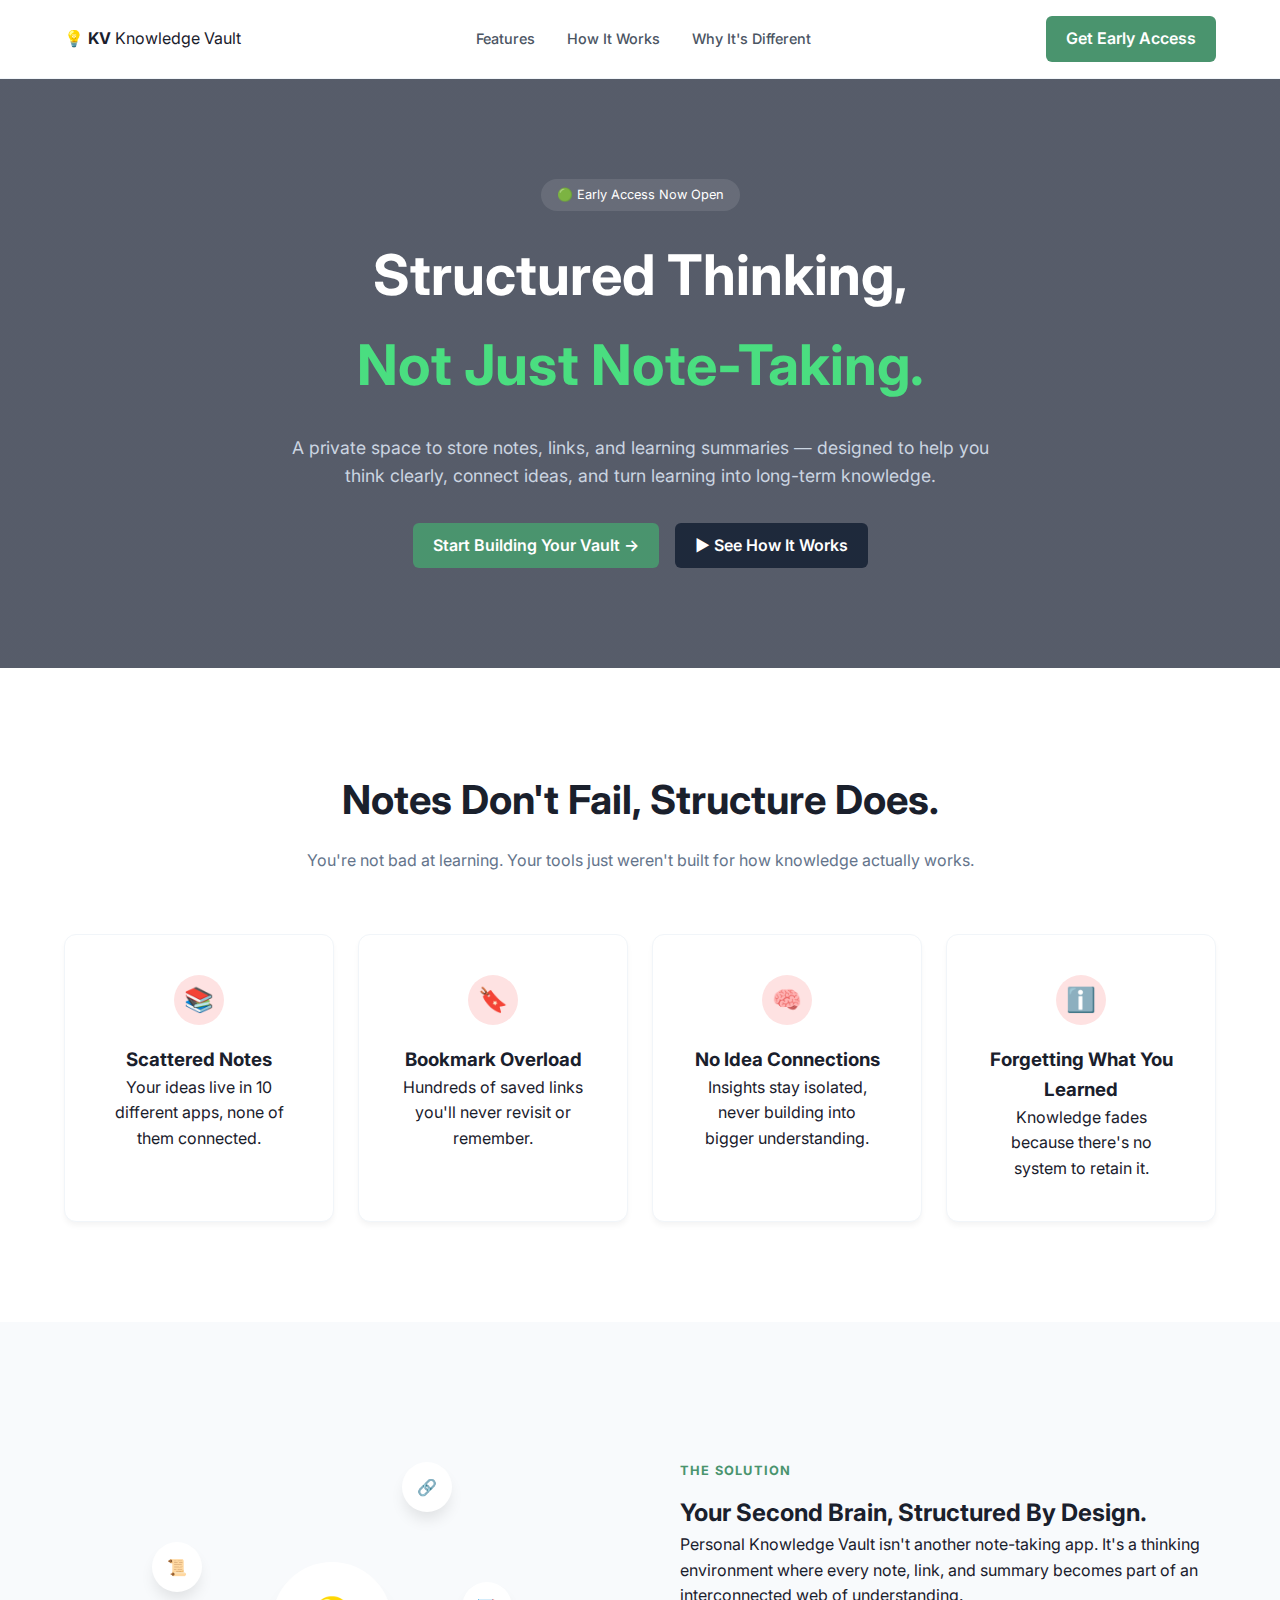
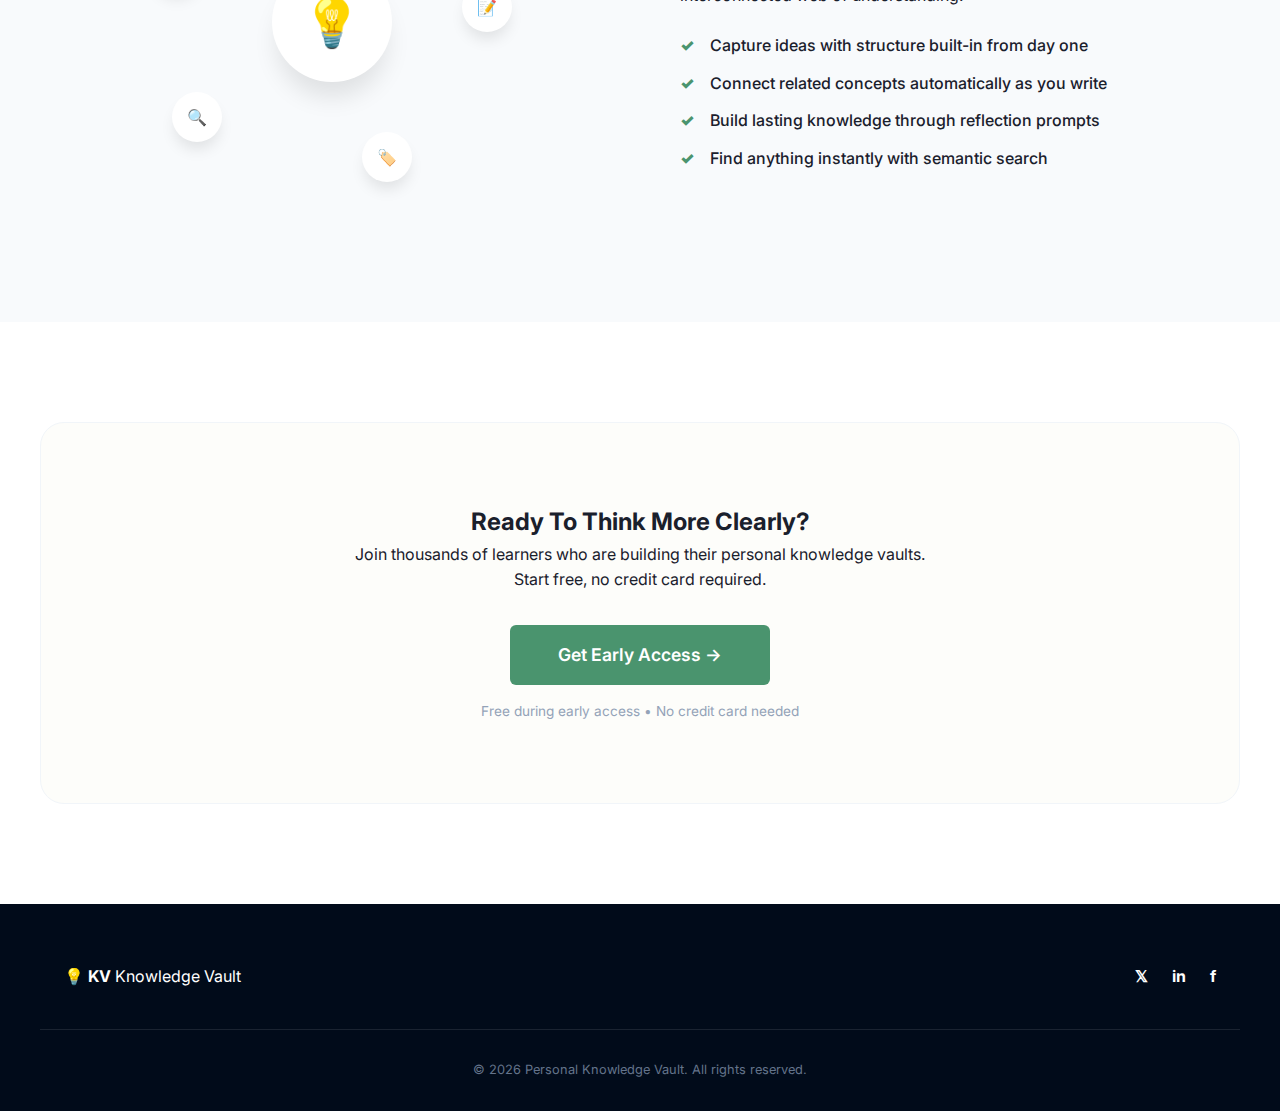
<file: extra/index.html>
<!DOCTYPE html>
<html lang="en">

<head>
  <meta charset="UTF-8">
  <meta name="viewport" content="width=device-width, initial-scale=1.0">
  <title>Knowledge Vault</title>
  <link rel="stylesheet" href="style.css">
  <link href="https://fonts.googleapis.com/css2?family=Inter:wght@400;600;700&display=swap" rel="stylesheet">
</head>

<body>

  <nav class="navbar">
    <div class="container nav-content">
      <div class="logo">
        <span class="logo-icon">💡</span> <strong>KV</strong> <span class="logo-text">Knowledge Vault</span>
      </div>
      <ul class="nav-links">
        <li><a href="#">Features</a></li>
        <li><a href="#">How It Works</a></li>
        <li><a href="#">Why It's Different</a></li>
      </ul>
      <a href="#" class="btn btn-primary">Get Early Access</a>
    </div>
  </nav>

  <header class="hero">
    <div class="container hero-content">
      <span class="badge">🟢 Early Access Now Open</span>
      <h1>Structured Thinking, <br><span class="highlight">Not Just Note-Taking.</span></h1>
      <p>A private space to store notes, links, and learning summaries — designed to help you think clearly, connect
        ideas, and turn learning into long-term knowledge.</p>
      <div class="hero-btns">
        <a href="#" class="btn btn-primary">Start Building Your Vault →</a>
        <a href="#" class="btn btn-secondary">▶ See How It Works</a>
      </div>
    </div>
  </header>

  <section class="problem-section">
    <div class="container">
      <div class="section-title">
        <h2>Notes Don't Fail, Structure Does.</h2>
        <p>You're not bad at learning. Your tools just weren't built for how knowledge actually works.</p>
      </div>
      <div class="grid cards">
        <div class="card">
          <div class="icon-box red-bg">📚</div>
          <h3>Scattered Notes</h3>
          <p>Your ideas live in 10 different apps, none of them connected.</p>
        </div>
        <div class="card">
          <div class="icon-box red-bg">🔖</div>
          <h3>Bookmark Overload</h3>
          <p>Hundreds of saved links you'll never revisit or remember.</p>
        </div>
        <div class="card">
          <div class="icon-box red-bg">🧠</div>
          <h3>No Idea Connections</h3>
          <p>Insights stay isolated, never building into bigger understanding.</p>
        </div>
        <div class="card">
          <div class="icon-box red-bg">ℹ️</div>
          <h3>Forgetting What You Learned</h3>
          <p>Knowledge fades because there's no system to retain it.</p>
        </div>
      </div>
    </div>
  </section>

  <section class="solution-section">
    <div class="container solution-grid">
      <div class="solution-image">
        <div class="brain-graphic">
          <div class="brain-circle">💡</div>
          <div class="orbit-icons">
            <span class="orbit o1">🔗</span>
            <span class="orbit o2">📝</span>
            <span class="orbit o3">🏷️</span>
            <span class="orbit o4">🔍</span>
            <span class="orbit o5">📜</span>
          </div>
        </div>
      </div>
      <div class="solution-text">
        <span class="sub-label">THE SOLUTION</span>
        <h2>Your Second Brain, Structured By Design.</h2>
        <p>Personal Knowledge Vault isn't another note-taking app. It's a thinking environment where every note, link,
          and summary becomes part of an interconnected web of understanding.</p>
        <ul class="check-list">
          <li>Capture ideas with structure built-in from day one</li>
          <li>Connect related concepts automatically as you write</li>
          <li>Build lasting knowledge through reflection prompts</li>
          <li>Find anything instantly with semantic search</li>
        </ul>
      </div>
    </div>
  </section>

  <section class="cta-section">
    <div class="container cta-box">
      <h2>Ready To Think More Clearly?</h2>
      <p>Join thousands of learners who are building their personal knowledge vaults. <br>Start free, no credit card
        required.</p>
      <a href="#" class="btn btn-primary btn-large">Get Early Access →</a>
      <p class="small-text">Free during early access • No credit card needed</p>
    </div>
  </section>

  <footer>
    <div class="container footer-content">
      <div class="footer-logo">
        💡 <strong>KV</strong> Knowledge Vault
      </div>
      <div class="social-links">
        <a href="#">𝕏</a>
        <a href="#">in</a>
        <a href="#">f</a>
      </div>
    </div>
    <p class="copyright">© 2026 Personal Knowledge Vault. All rights reserved.</p>
  </footer>

</body>

</html>
</file>
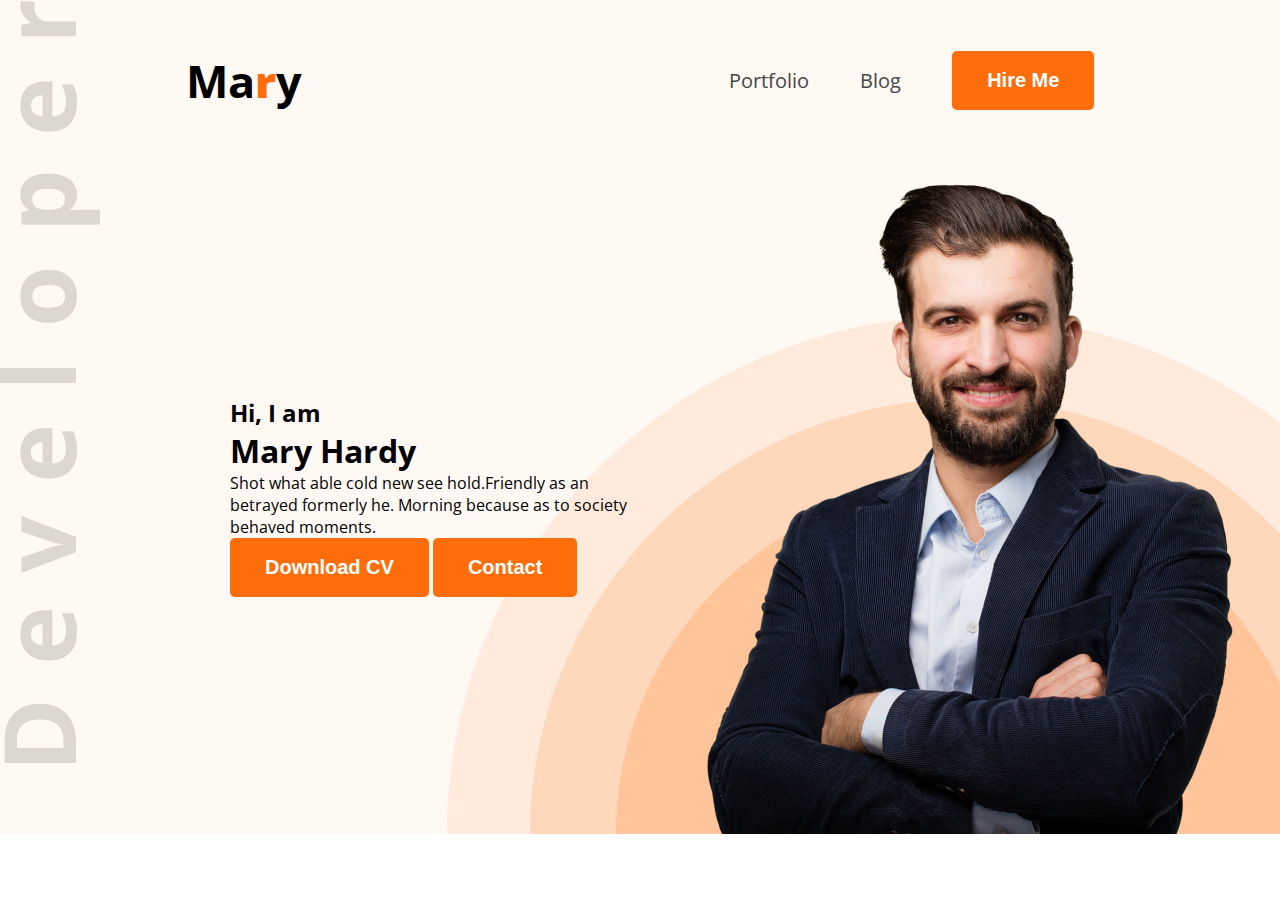
<file: practice project/hero dev code/index.html>
<!DOCTYPE html>
<html lang="en">

<head>
    <meta charset="UTF-8">
    <meta name="viewport" content="width=device-width, initial-scale=1.0">
    <title>Leon Portfolio</title>
    <link rel="preconnect" href="https://fonts.googleapis.com">
    <link rel="preconnect" href="https://fonts.gstatic.com" crossorigin>
    <link href="https://fonts.googleapis.com/css2?family=Open+Sans:ital,wght@0,300..800;1,300..800&display=swap"
        rel="stylesheet">

    <link rel="stylesheet" href="styles/portfolio.css">
</head>

<body class="open-sans">
    <header>
        <nav>
            <div class="logo">
                <h2>Ma<span class="logo-color">r</span>y</h2>
            </div>
            <ul class="menu">
                <li><a href="">Portfolio</a></li>
                <li><a href="">Blog</a></li>
                <li><button class="btn">Hire Me</button></li>
            </ul>
        </nav>

        <section id="hero">
            <div class="hero-contant">
                <h2>Hi, I am</h2>
                <h1>Mary Hardy</h1>
                <p>Shot what able cold new see hold.Friendly as an betrayed formerly he. Morning because as to society
                    behaved moments.</p>

                <div>
                    <button class="btn">Download CV</button>
                    <button class="btn">Contact</button>
                </div>

            </div>
            <div class="image-banner">
                <img src="images/hardy.png" alt="">
            </div>
        </section>

    </header>
</body>

</html>
</file>
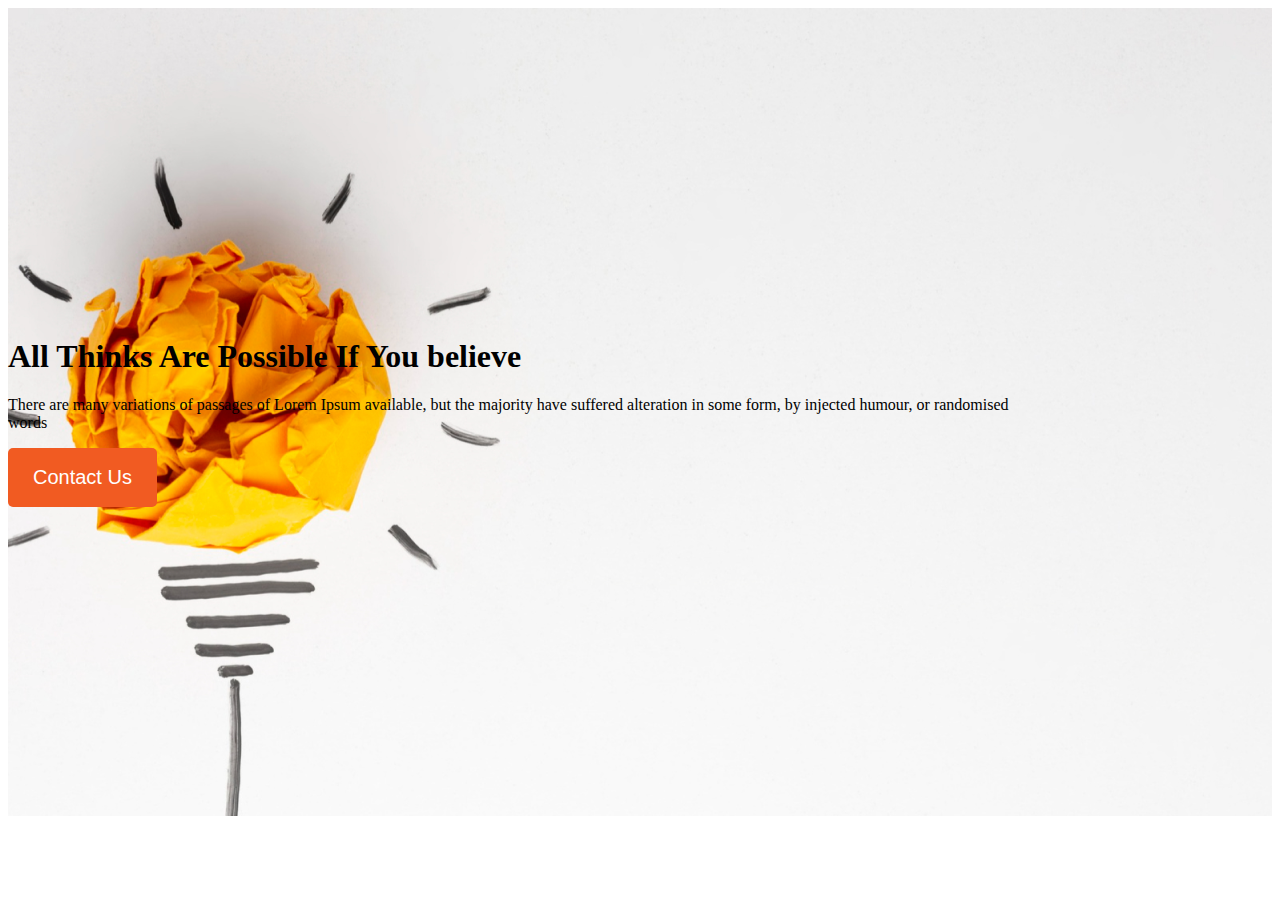
<file: practice project/old me/index.html>
<!DOCTYPE html>
<html lang="en">
<head>
    <meta charset="UTF-8">
    <meta name="viewport" content="width=device-width, initial-scale=1.0">
    <title>Document</title>
    <link rel="preconnect" href="https://fonts.googleapis.com">
<link rel="preconnect" href="https://fonts.gstatic.com" crossorigin>
<link href="https://fonts.googleapis.com/css2?family=Open+Sans:ital,wght@0,300..800;1,300..800&family=Work+Sans:ital,wght@0,100..900;1,100..900&display=swap" rel="stylesheet">
<link rel="stylesheet" href="new.css">
</head>
<body class="work-sans">
    <header>
        <section id="hero">
            <div class="hero-container">
                <h1>All Thinks Are Possible If You believe</h1>
                <p>There are many variations of passages of Lorem Ipsum available, but the majority have suffered alteration in some form, by injected humour, or randomised words</p>
                 <div>
                <button class="btn">
                    Contact Us
                </button>
            </div>
            </div>
            <div class="image-banner">
                <img src="../old me/images/banner/banner1.png" alt="">
            </div>
           
            

        </section>
    </header>
</body>
</html>
</file>
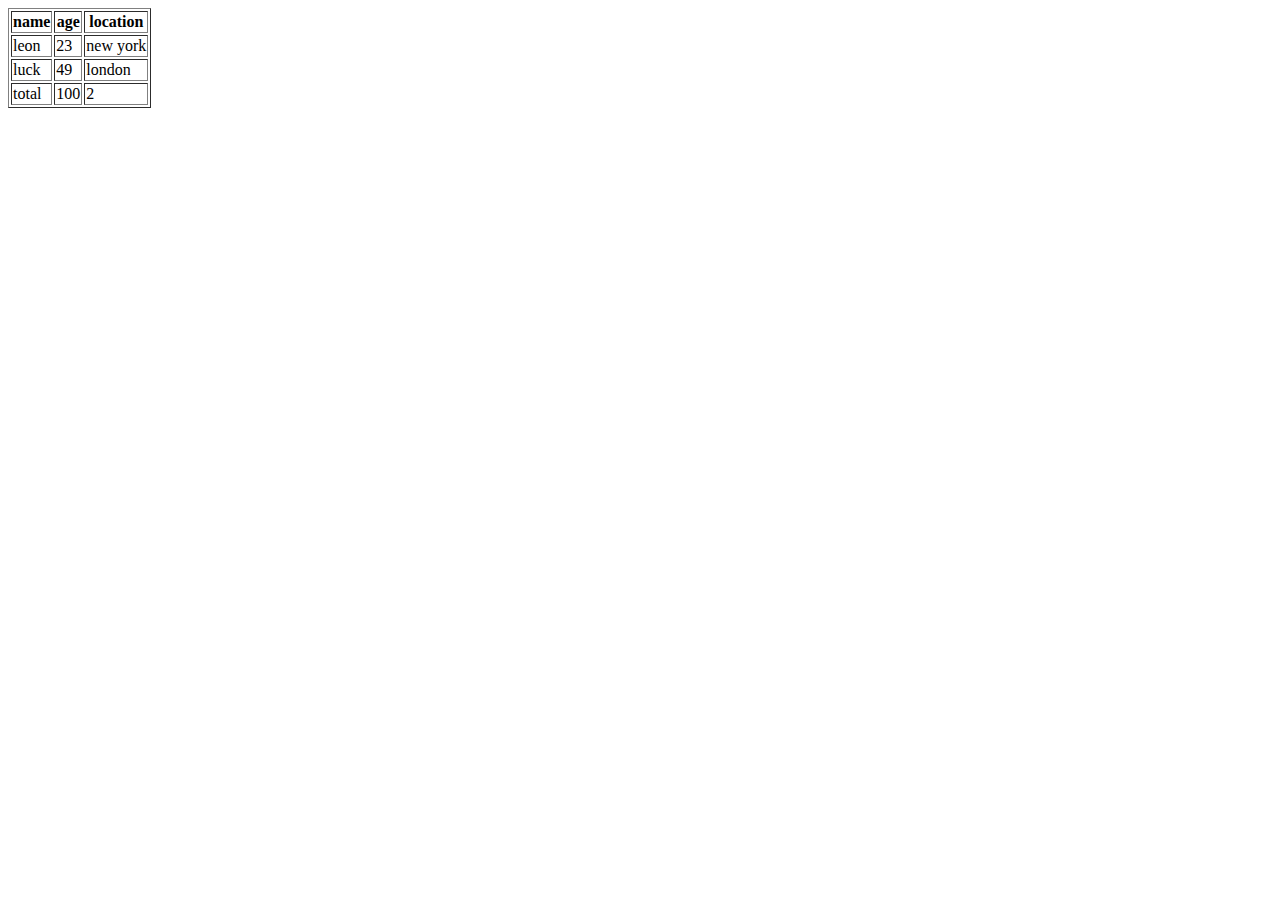
<file: practice/for mid/index.html>
<!DOCTYPE html>
<html lang="en">
<head>
    <meta charset="UTF-8">
    <meta name="viewport" content="width=device-width, initial-scale=1.0">
    <title>Document</title>
</head>
<body>
    <table border="1">
        <thead>
            <tr>
                <th>name</th>
                <th>age</th>
                <th>location</th>
            </tr>

        </thead>

        <tbody>
            <tr>
                <td>leon</td>
                <td>23</td>
                <td>new york</td>
            </tr>
            <tr>
                <td>luck</td>
                <td>49</td>
                <td>london</td>
            </tr>
        </tbody>
        <tfoot>
            <tr>
                <td>total</td>
                <td>100</td>
                <td>2</td>
            </tr>
        </tfoot>
    </table>
</body>
</html>
</file>
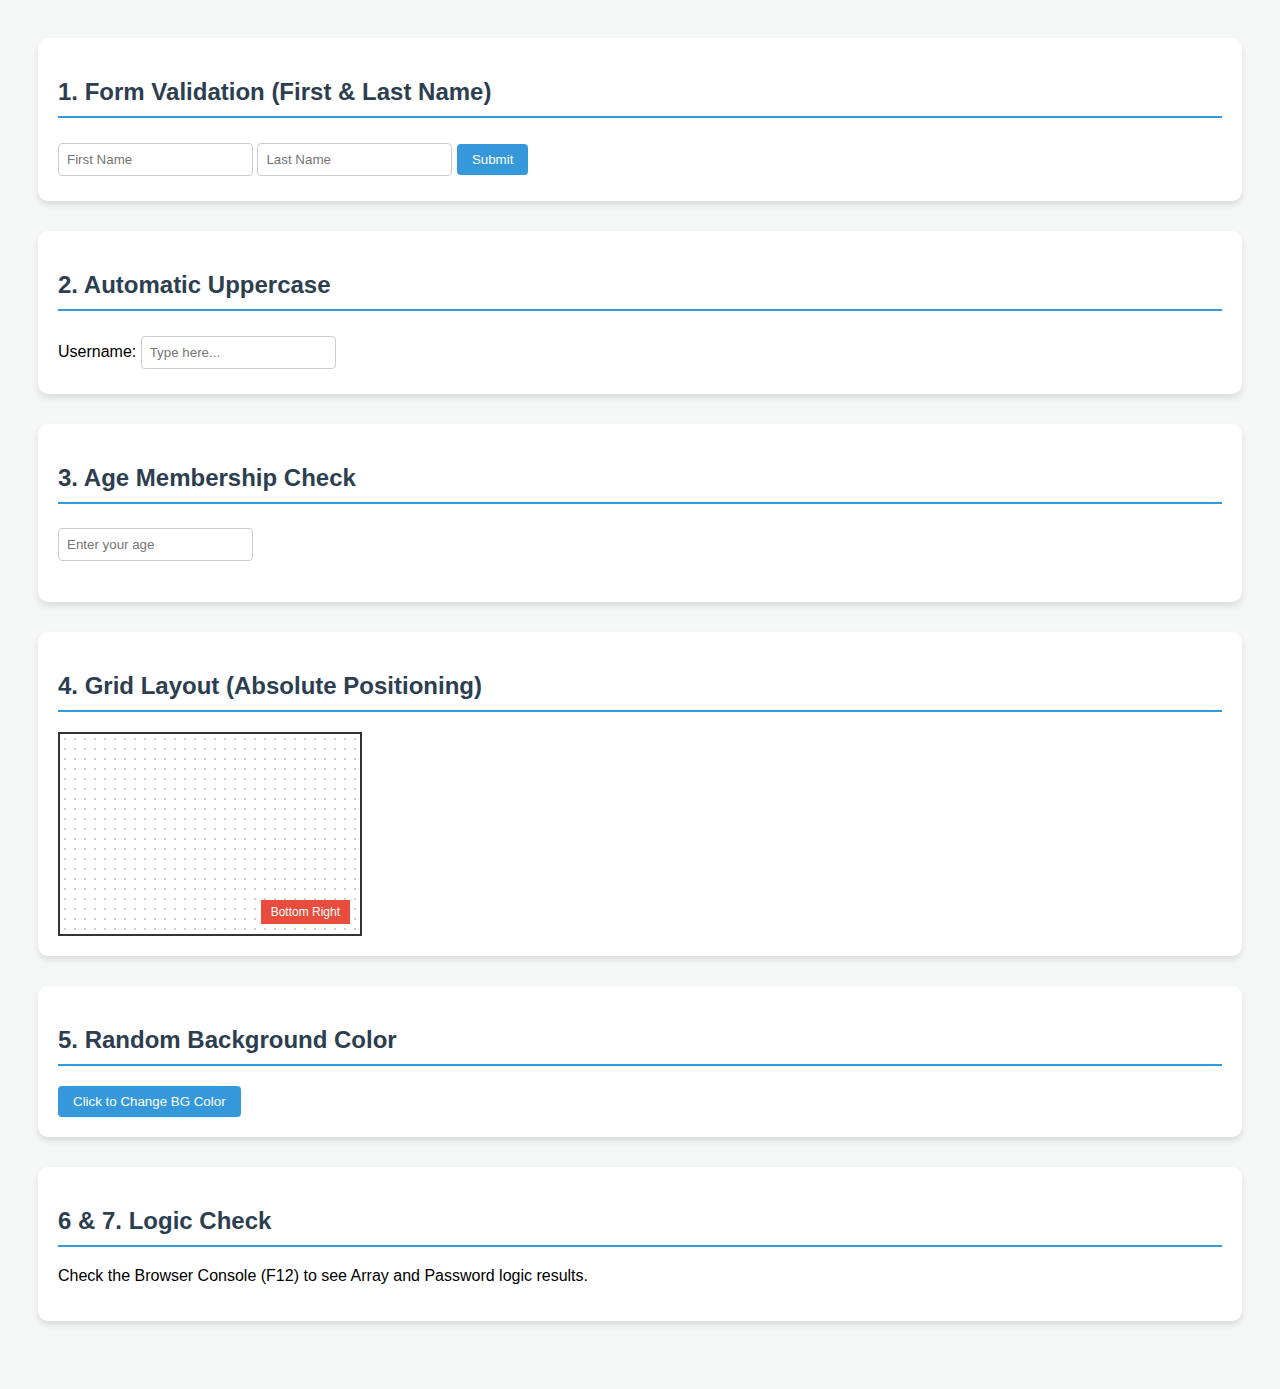
<file: Html/assignment.html>
<!DOCTYPE html>
<html lang="en">

<head>
    <meta charset="UTF-8">
    <meta name="viewport" content="width=device-width, initial-scale=1.0">
    <title>JS & CSS Practice Submission</title>
    <style>
        body {
            font-family: 'Segoe UI', Tahoma, Geneva, Verdana, sans-serif;
            padding: 30px;
            background-color: #f4f7f6;
        }

        h2 {
            color: #2c3e50;
            border-bottom: 2px solid #3498db;
            padding-bottom: 10px;
        }

        section {
            background: white;
            padding: 20px;
            margin-bottom: 30px;
            border-radius: 10px;
            box-shadow: 0 4px 6px rgba(0, 0, 0, 0.1);
        }

        input {
            padding: 8px;
            margin: 5px 0;
            border: 1px solid #ccc;
            border-radius: 4px;
        }

        button {
            padding: 8px 15px;
            cursor: pointer;
            background: #3498db;
            color: white;
            border: none;
            border-radius: 4px;
        }


        .grid-container {
            width: 300px;
            height: 200px;
            border: 2px solid #333;
            position: relative;
            background-image: radial-gradient(#ccc 1px, transparent 1px);
            background-size: 10px 10px;
            margin-top: 10px;
        }

        .bottom-right-box {
            position: absolute;
            bottom: 10px;
            right: 10px;
            background: #e74c3c;
            color: white;
            padding: 5px 10px;
            font-size: 12px;
        }
    </style>
</head>

<body>

    <section>
        <h2>1. Form Validation (First & Last Name)</h2>
        <form onsubmit="return validateForm()">
            <input type="text" id="fname" placeholder="First Name">
            <input type="text" id="lname" placeholder="Last Name">
            <button type="submit">Submit</button>
        </form>
    </section>

    <section>
        <h2>2. Automatic Uppercase</h2>
        <label>Username: </label>
        <input type="text" id="username" placeholder="Type here...">
    </section>

    <section>
        <h2>3. Age Membership Check</h2>
        <input type="number" id="ageInput" placeholder="Enter your age">
        <p id="ageMsg" style="font-weight: bold; margin-top: 10px;"></p>
    </section>

    <section>
        <h2>4. Grid Layout (Absolute Positioning)</h2>
        <div class="grid-container">
            <div class="bottom-right-box">Bottom Right</div>
        </div>
    </section>

    <section>
        <h2>5. Random Background Color</h2>
        <button onclick="changeBG()">Click to Change BG Color</button>
    </section>

    <section>
        <h2>6 & 7. Logic Check</h2>
        <p>Check the Browser Console (F12) to see Array and Password logic results.</p>
    </section>

    <script>
        // 1
        function validateForm() {
            let f = document.getElementById("fname").value.trim();
            let l = document.getElementById("lname").value.trim();
            if (f === "" || l === "" || f.length < 2 || l.length < 2) {
                alert("Both fields must not be empty and must have at least 2 characters!");
                return false;
            }
            alert("Form submitted successfully!");
            return true;
        }

        // --- 2.
        document.getElementById("username").addEventListener("input", function () {
            this.value = this.value.toUpperCase();
        });

        // --- 3.
        document.getElementById("ageInput").addEventListener("input", function () {
            let age = Number(this.value);
            let msg = document.getElementById("ageMsg");
            if (this.value === "") { msg.innerText = ""; return; }

            if (age < 40) {
                msg.innerText = "To be a part of the community, you need to at least 40";
                msg.style.color = "black";
            } else if (age >= 40 && age <= 50) {
                msg.innerText = "You are the youngsters of this community";
                msg.style.color = "black";
            } else {
                msg.innerText = "Top members level of the group";
                msg.style.color = "red";
            }
        });

        // --- 5. 
        function changeBG() {
            const randomColor = "#" + Math.floor(Math.random() * 16777215).toString(16);
            document.body.style.backgroundColor = randomColor;
        }

        // --- 6. 
        let arr = [1, 2, 3, 4, 5];
        console.log("Original Array:", arr);
        arr = arr.map(n => n * 2); // [2, 4, 6, 8, 10]
        arr.pop(); // [2, 4, 6, 8]
        arr.push(9); // [2, 4, 6, 8, 9]
        console.log("Final Array (Q6):", arr);

    </script>
</body>

</html>
</file>
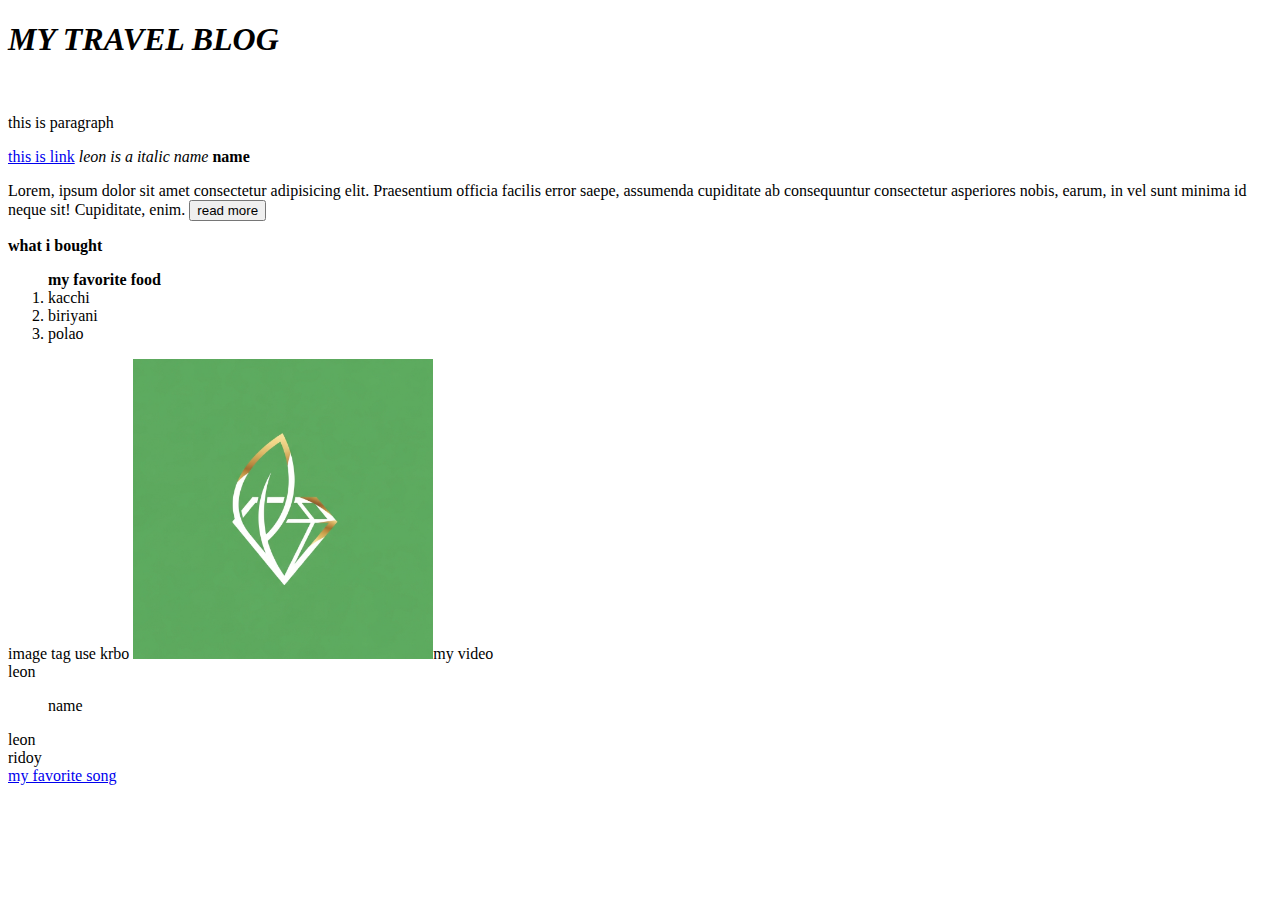
<file: Html/basic.html>
<!DOCTYPE html>
<html lang="en">
<head>
    <meta charset="UTF-8">
    <meta name="viewport" content="width=device-width, initial-scale=1.0">
    <title>My Travel Blog</title>
</head>
<body>
    <h1><I>MY TRAVEL BLOG</I></h1>
    <!--eita header file  -->
    <br> 
    <!-- mane break -->
    <p>this is paragraph</p>
    <a href="https://www.example.com">this is link</a>
    <i>leon is a italic name</i>
    <b>name</b>

<DIV><p>Lorem, ipsum dolor sit amet consectetur adipisicing elit. Praesentium officia facilis error saepe, assumenda cupiditate ab consequuntur consectetur asperiores nobis, earum, in vel sunt minima id neque sit! Cupiditate, enim. <button>read more</button></p></DIV>
<span><b>what i bought</b></span>
<ol><span><b>my favorite food</b></span>
<li>kacchi</li>
<li>biriyani</li>
<li>polao</li>          
</ol>

image tag use krbo
<img src="images/treasure.jpeg  " alt="Travel Image 1" width="300" height="300"
<a href="https://www.youtube.com/watch?v=kKQx_rR4MAQ">my video
</a>
<br>
<span>leon</span>
<ul>name</ul>
    <li>leon</li>
    <li>ridoy</li>

<a href="https://www.youtube.com/watch?v=kKQx_rR4MAQ">my favorite song </a>


</body>
</html>
</file>
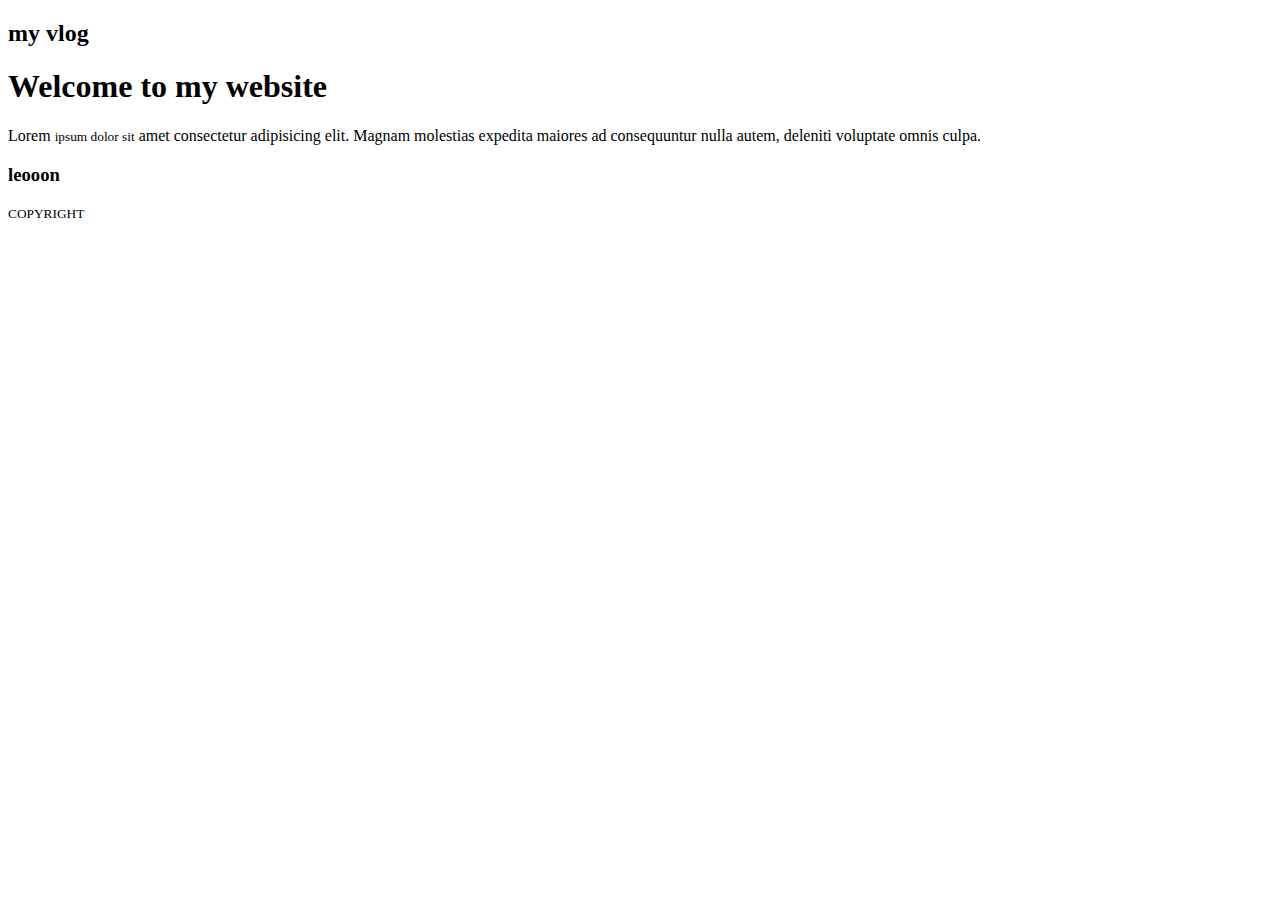
<file: Html/structure.html>
<!DOCTYPE html>
<html lang="en">

<head>
    <meta charset="UTF-8">
    <meta name="viewport" content="width=device-width, initial-scale=1.0">
    <link rel="icon" href="home-icon-illustration-image-vector.jpg">
    <title>website</title>
</head>

<body>
        <h2>my vlog</h2>

        <h1>Welcome to my website</h1>

<p>Lorem <small>ipsum dolor sit</small> amet consectetur adipisicing elit. Magnam molestias expedita maiores ad consequuntur nulla autem, deleniti voluptate omnis culpa.</p>

<div><h3>leooon</h3>



</div>

<footer><small>COPYRIGHT</small></footer>
</body>

</html>
</file>
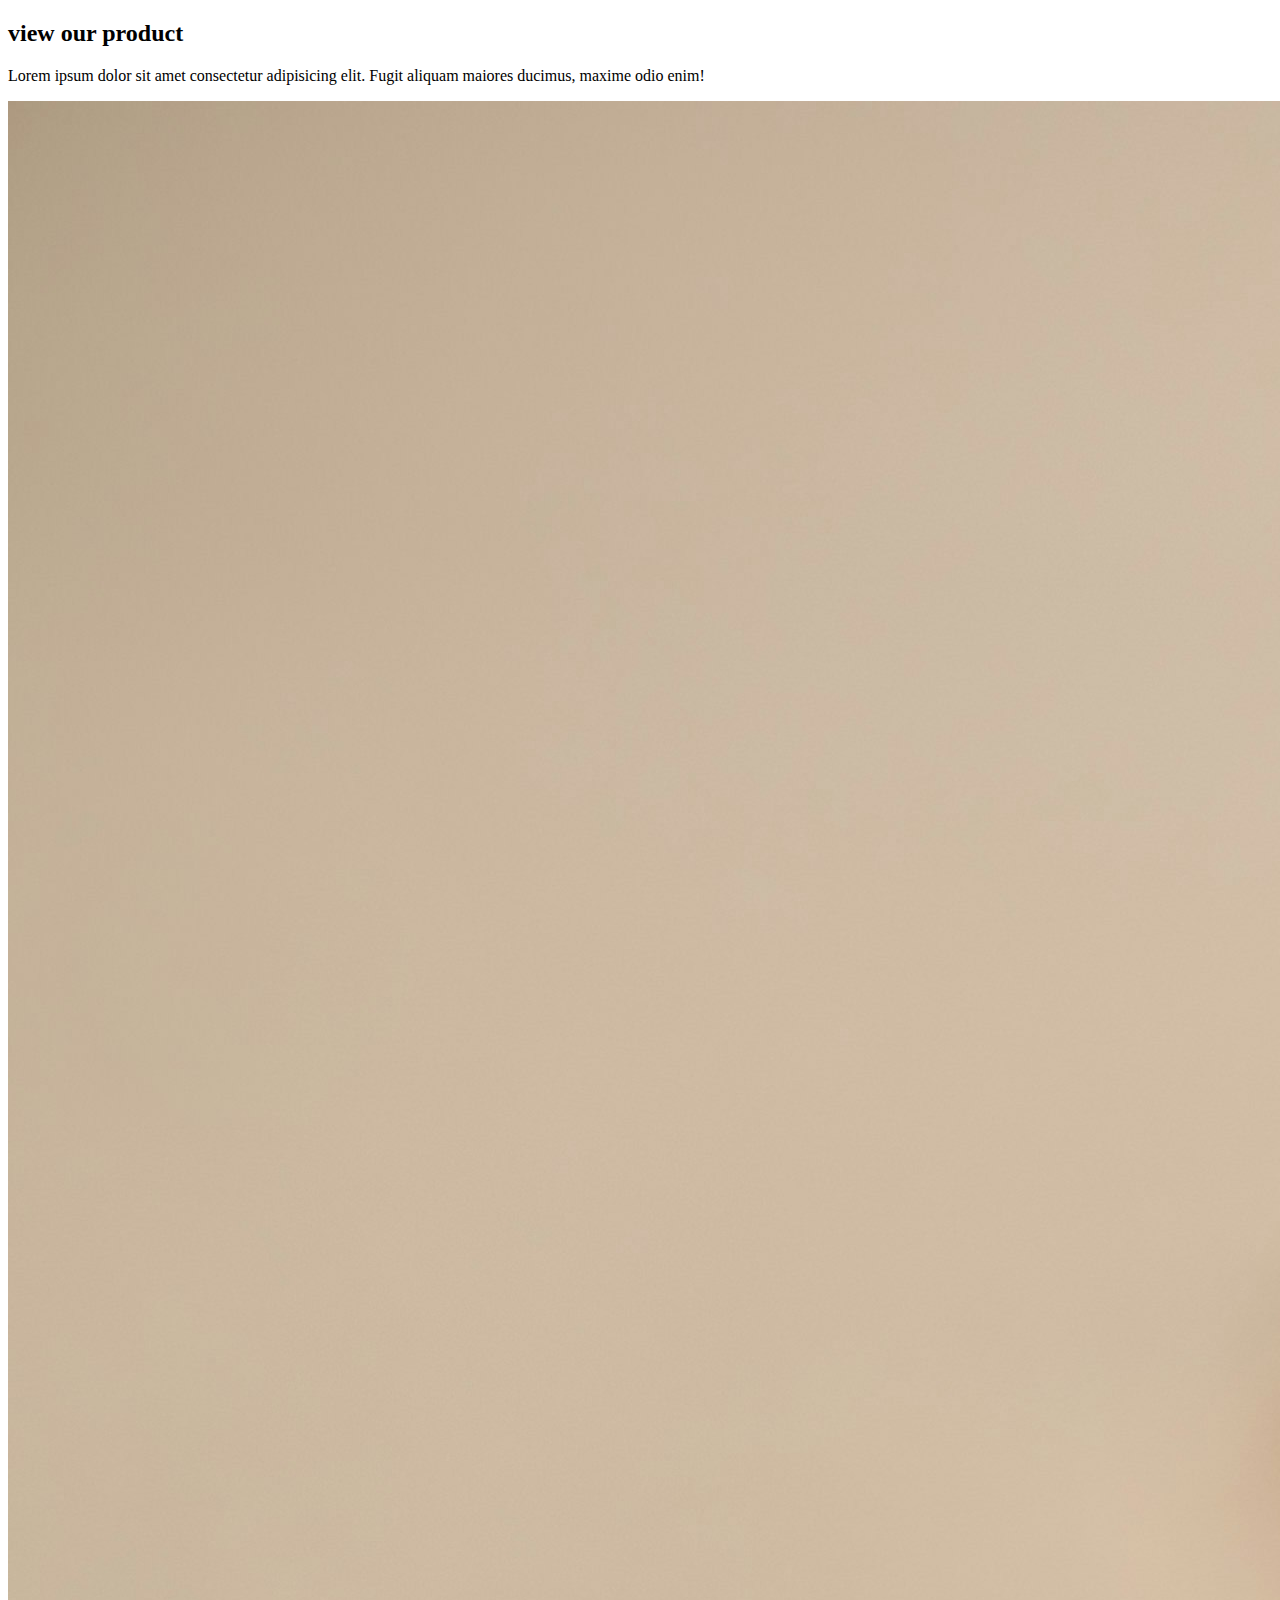
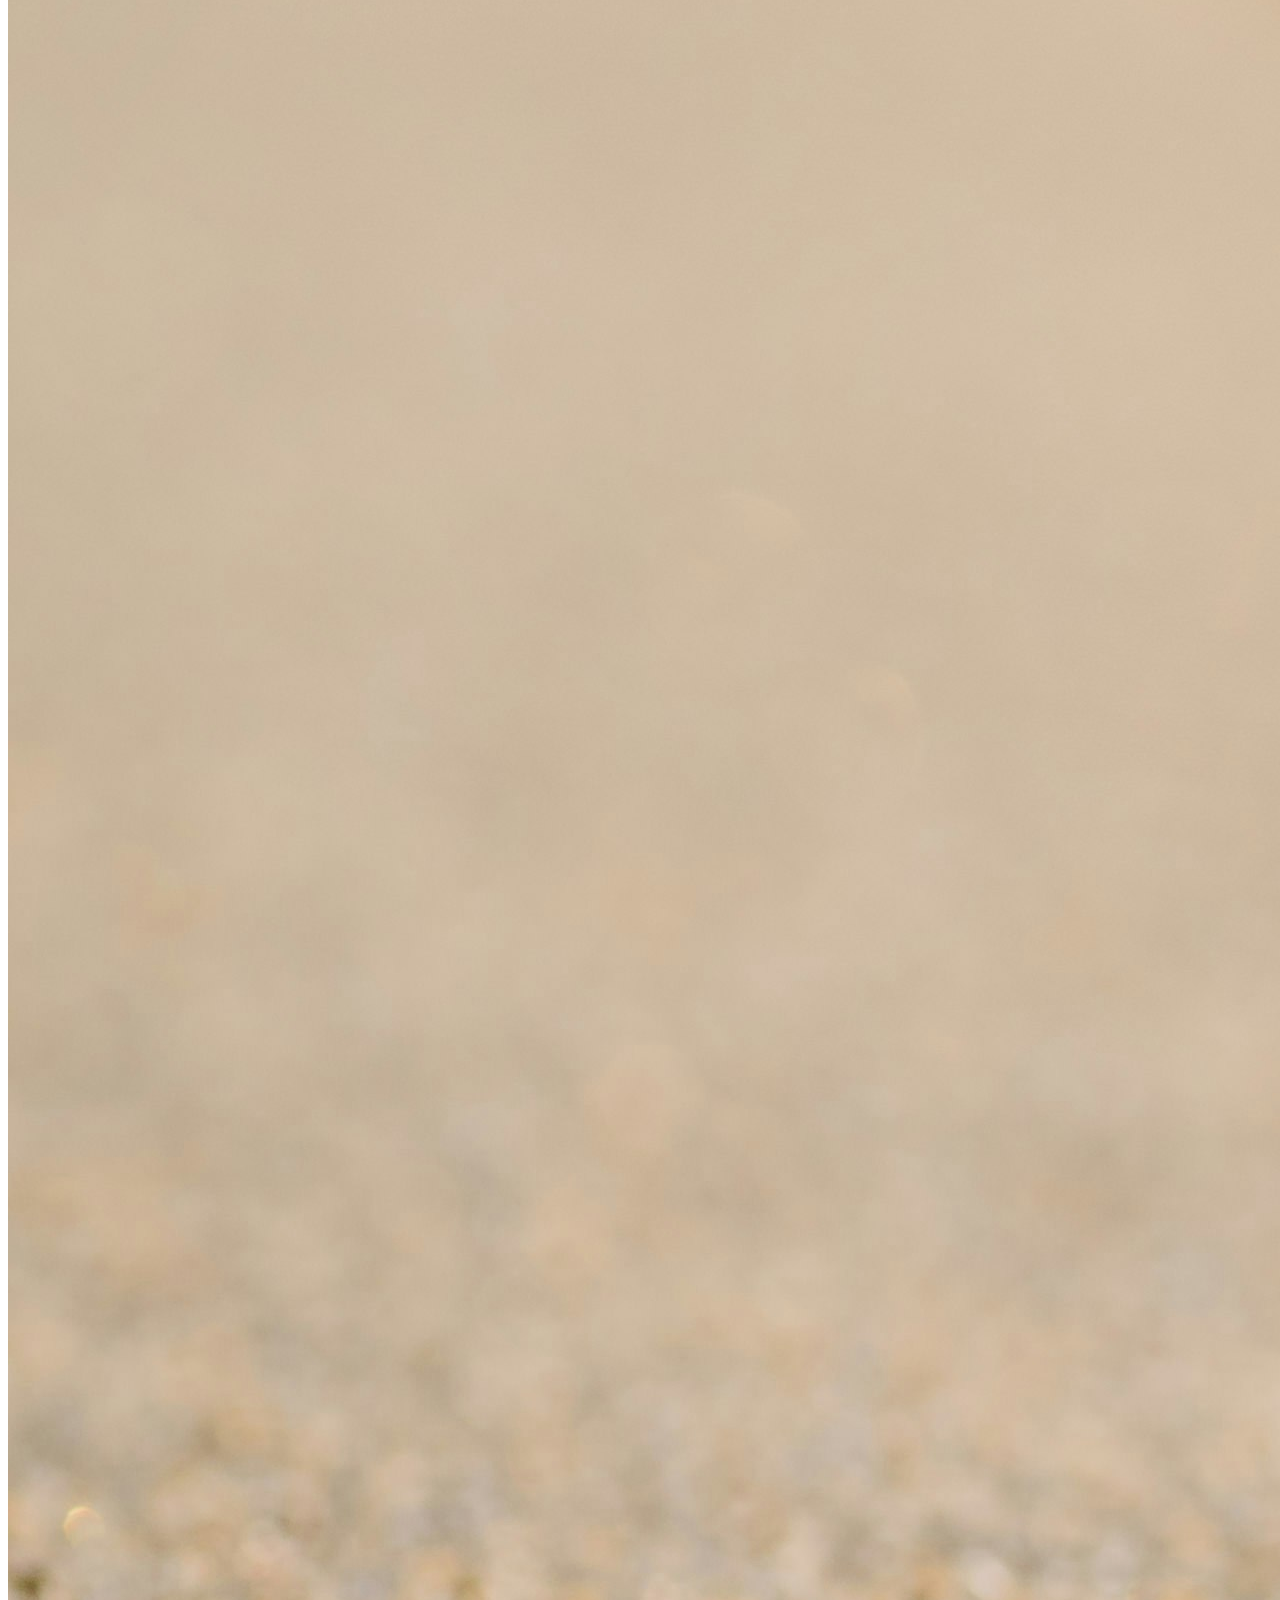
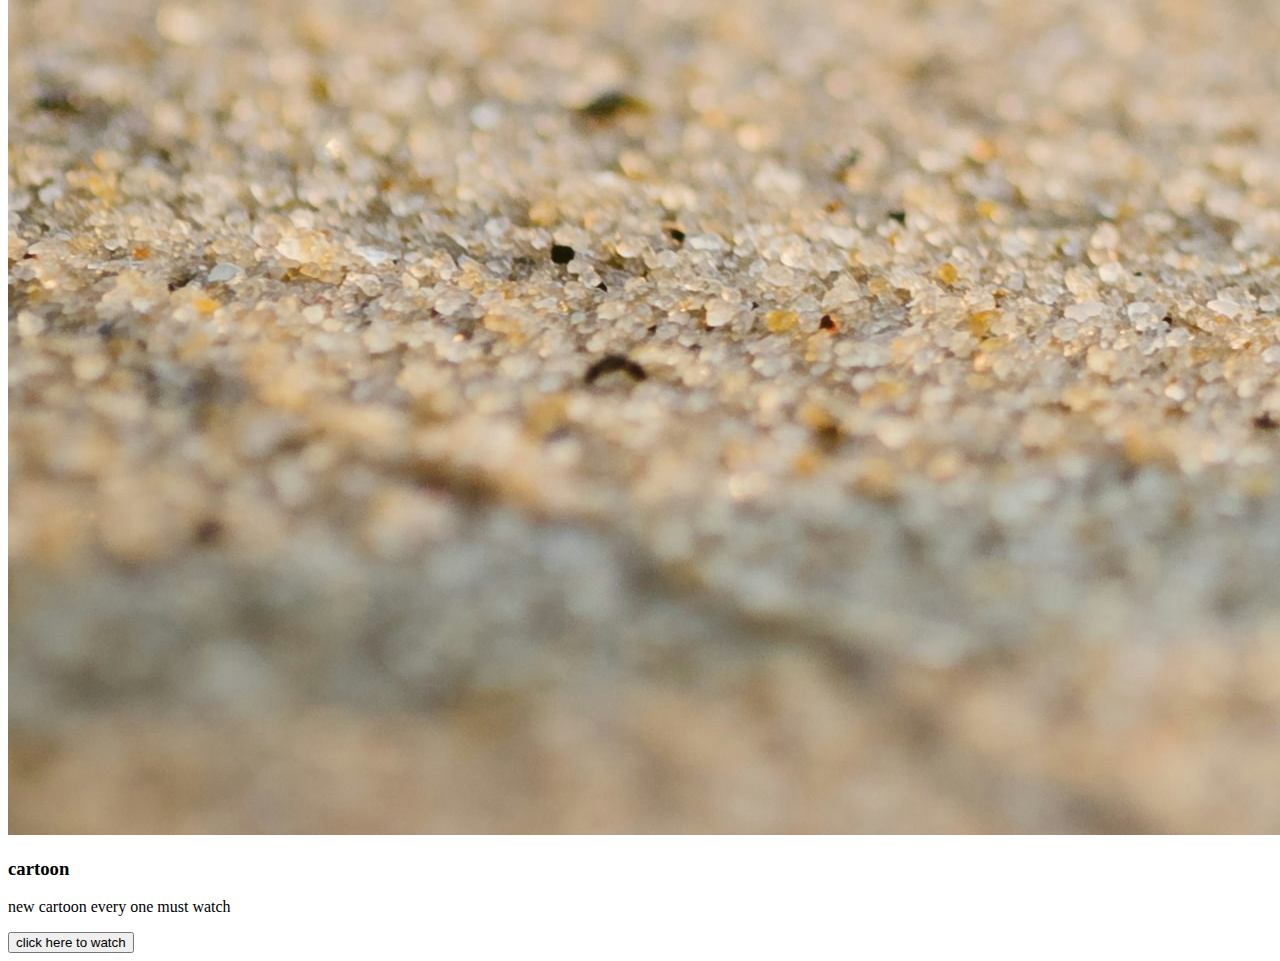
<file: html5/card.html>
<!DOCTYPE html>
<html lang="en">
<head>
    <meta charset="UTF-8">
    <meta name="viewport" content="width=device-width, initial-scale=1.0">
    <title>Document</title>
    <link rel="stylesheet" href="../html5/styles/card.css">
</head>
<body>
    <main>
        <section class="card-section">
            <h2>view our product</h2>
            <p>Lorem ipsum dolor sit amet consectetur adipisicing elit. Fugit aliquam maiores ducimus, maxime odio enim!</p>
            <div class="card-container">
                <div class="card">
                   <img src="../html5/media/daniel-k-cheung-cPF2nlWcMY4-unsplash.jpg" alt=""> 
                   <h3>cartoon</h3>
                   <p>new cartoon every one must watch</p>
                   <button>click here to watch</button>
                </div>
            </div>

        </section>
    </main>
</body>
</html>
</file>
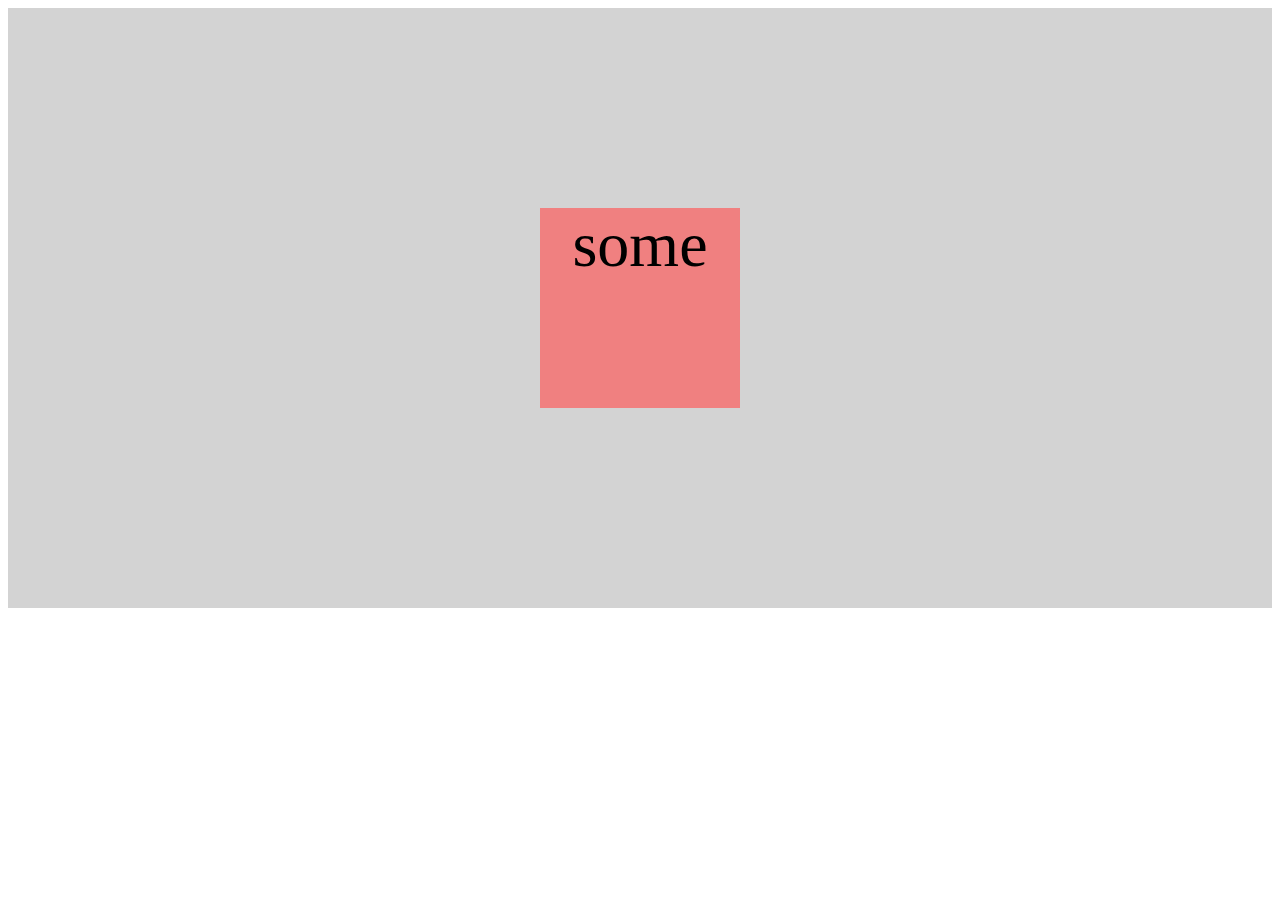
<file: html5/center.html>
<!DOCTYPE html>
<html lang="en">
<head>
    <meta charset="UTF-8">
    <meta name="viewport" content="width=device-width, initial-scale=1.0">
    <title>center flex</title>

<style>
    
.container{
    display: flex;
    background-color: lightgray;
    justify-content: center;
    align-items: center;
    height: 600px;
}

    .box{
        background-color: lightcoral;
        font-size: 4em;
        height: 200px;
        width: 200px;
        text-align: center;
    }

</style>




</head>
<body>
  
    <div class="container">

<div class="box"> some

</div>



    </div>






</body>
</html>
</file>
<file: extra/style.css>
* {
    margin: 0;
    padding: 0;
    box-sizing: border-box;
}

body {
    font-family: 'Inter', sans-serif;
    line-height: 1.6;
    color: #1a202c;
    background-color: #ffffff;
}

.container {
    max-width: 1200px;
    margin: 0 auto;
    padding: 0 24px;
}

.navbar {
    padding: 16px 0;
    border-bottom: 1px solid #f1f5f9;
}

.nav-content {
    display: flex;
    justify-content: space-between;
    align-items: center;
}

.nav-links {
    display: flex;
    list-style: none;
    gap: 32px;
}

.nav-links a {
    text-decoration: none;
    color: #4b5563;
    font-size: 0.9rem;
    font-weight: 500;
}

.btn {
    padding: 10px 20px;
    border-radius: 6px;
    text-decoration: none;
    font-weight: 600;
    display: inline-block;
    transition: 0.2s;
}

.btn-primary { background-color: #4a946e; color: white; }
.btn-primary:hover { background-color: #3d7a5b; }

.btn-secondary { background-color: #1e293b; color: white; margin-left: 12px; }

.hero {
    padding: 100px 0;
    text-align: center;
    background: linear-gradient(rgba(15, 23, 42, 0.7), rgba(15, 23, 42, 0.7)), url('https://images.unsplash.com/photo-1497032628192-86f99bcd76bc?auto=format&fit=crop&q=80&w=2070');
    background-size: cover;
    background-position: center;
    color: white;
}

.hero h1 { font-size: 3.5rem; margin-bottom: 24px; }
.hero p { color: #cbd5e1; max-width: 700px; margin: 0 auto 32px; font-size: 1.1rem; }
.badge { background: rgba(255,255,255,0.1); padding: 6px 16px; border-radius: 20px; font-size: 0.8rem; margin-bottom: 20px; display: inline-block; }
.highlight { color: #4ade80; }

.problem-section { padding: 100px 0; text-align: center; }
.section-title h2 { font-size: 2.5rem; margin-bottom: 16px; }
.section-title p { color: #64748b; margin-bottom: 60px; }

.grid { display: grid; grid-template-columns: repeat(auto-fit, minmax(250px, 1fr)); gap: 24px; }
.card { padding: 40px; border-radius: 12px; background: white; box-shadow: 0 4px 6px -1px rgba(0,0,0,0.05); border: 1px solid #f1f5f9; }
.icon-box { width: 50px; height: 50px; line-height: 50px; border-radius: 50%; margin: 0 auto 20px; font-size: 1.5rem; }
.red-bg { background: #fee2e2; color: #ef4444; }

.solution-section { padding: 100px 0; background-color: #f8fafc; }
.solution-grid { display: grid; grid-template-columns: 1fr 1fr; gap: 80px; align-items: center; }

.sub-label { color: #4a946e; font-weight: 700; font-size: 0.8rem; letter-spacing: 1.2px; display: block; margin-bottom: 12px; }
.check-list { list-style: none; margin-top: 24px; }
.check-list li { margin-bottom: 12px; padding-left: 30px; position: relative; font-weight: 500; }
.check-list li::before { content: '✓'; position: absolute; left: 0; color: #4a946e; font-weight: 900; }

.brain-graphic { position: relative; width: 400px; height: 400px; margin: 0 auto; display: flex; align-items: center; justify-content: center; }
.brain-circle { width: 120px; height: 120px; background: white; border-radius: 50%; display: flex; align-items: center; justify-content: center; font-size: 3rem; box-shadow: 0 20px 25px -5px rgba(0,0,0,0.1); z-index: 2; }
.orbit { position: absolute; width: 50px; height: 50px; background: white; border-radius: 50%; display: flex; align-items: center; justify-content: center; box-shadow: 0 10px 15px -3px rgba(0,0,0,0.1); }
.o1 { top: 10%; right: 20%; }
.o2 { top: 40%; right: 5%; }
.o3 { bottom: 10%; right: 30%; }
.o4 { bottom: 20%; left: 10%; }
.o5 { top: 30%; left: 5%; }

.cta-section { padding: 100px 0; }
.cta-box { background: #fdfdfa; border-radius: 24px; padding: 80px 40px; text-align: center; border: 1px solid #f1f5f9; }
.btn-large { padding: 16px 48px; font-size: 1.1rem; margin: 32px 0 16px; }
.small-text { font-size: 0.85rem; color: #94a3b8; }

footer { background: #010b1a; color: white; padding: 60px 0 30px; }
.footer-content { display: flex; justify-content: space-between; align-items: center; padding-bottom: 40px; border-bottom: 1px solid rgba(255,255,255,0.1); }
.social-links a { color: white; text-decoration: none; margin-left: 20px; font-weight: bold; }
.copyright { text-align: center; padding-top: 30px; font-size: 0.8rem; color: #64748b; }

@media (max-width: 992px) {
    .solution-grid { grid-template-columns: 1fr; text-align: center; gap: 40px; }
    .hero h1 { font-size: 2.5rem; }
    .brain-graphic { width: 300px; height: 300px; }
}

@media (max-width: 600px) {
    .nav-links, .navbar .btn { display: none; }
    .hero h1 { font-size: 2rem; }
}
</file>
<file: practice project/hero dev code/styles/portfolio.css>
* {
    margin: 0;
    padding: 0;
    box-sizing: border-box;
}

/* shared style */
.open-sans {
    font-family: "Open Sans", sans-serif;
    font-optical-sizing: auto;

}

.logo h2 {
    font-size: 45px;
}

.logo-color {
    color: #FD6E0A;
    font-weight: 900;
}

.btn {
    background-color: #FD6E0A;
    border: none;
    padding: 18px 35px;
    border-radius: 5px;
    font-size: 20px;
    font-weight: bold;
    color: white;
    cursor: pointer;
}

.section-heading{
    max-width: 827px;
    text-align: center;
    margin: 0 auto;

}

.section-heading h2{
    font-size: 35px;
    font-weight: bold;
    margin-bottom: 30px;
}

.section-heading p{
    font-size: 18px;
    margin-bottom: 30px;
    line-height: 30px;
    color: #757575;
}

.text-center{
    text-align:center;
}

/* main style */

header {
    background-color: #FFF8F3;
    padding-top: 50px;
    background: url("../images/developer.png"), url("../images/header_bg.png"), #FFF8F3;
    background-position: top left, bottom right;
    background-repeat: no-repeat;

}

nav {
    width: 71%;
    max-width: 1140px;
    margin: 0px auto;
    display: flex;
    justify-content: space-between;
    align-items: center;
}

nav .menu {
    display: flex;
    list-style: none;
    gap: 51px;
    align-items: center;

}

nav .menu a {
    font-size: 20px;
    color: #474747;
    text-decoration: none;

}



#hero {
    /* border: 1px solid red; */
    margin: 47px 38px 0 230px;
    display: flex;
    justify-content: space-between;
    align-items: center;

}

#hero .hero-content {
    width: 585px;
}

#hero .hero-content h2 {
    color: #474747;
    font-size: 45px;
    font-weight: 600;
    margin-bottom: 5px;
}

#hero .hero-content h1 {
    font-size: 85px;
    font-weight: bold;
    color: #181818;
    margin-bottom: 20px;

}

#hero .hero-content p {
    font-size: 18px;
    color: #454545;
    line-height: 30px;
    margin-bottom: 30px;
}

#hero .image-banner img {
    max-width: 584px;
    vertical-align: middle;

}

#about , #skills , #resume{
    padding-top: 130px;

}

#about .about-container{
    width: 71%;
    max-width: 1140px;
    margin: 0 auto;
    text-align: center;
    background-color: #FFF8F3;
    padding: 131px 156px;
}


#about .about-container .about-info{
    display: flex;
    justify-content: space-around;

}

.about-info .info-card p{
    font-size: 20px;
    color: #757575;
    line-height: 30px;
}

.about-info .info-card h4{
    font-size: 20px;
    color: #474747;
}





#skills .skills-container{
    width:71%;
    max-width: 1140px;
    margin: 0 auto;



}

#skills .skills-container .skill-box{
display: flex;  
gap: 24px;

}


.skill-box .skill-card{
    padding: 30px;
    max-width: 267px;
    box-shadow: 0 6px 50px 0 #00000034;


}

.skill-card img{
    max-width: 44px;
    margin-bottom: 30px;
}

.skill-card h3{
    font-size: 20px;
    color: #181818;
    margin-bottom: 20px;
}


.skill-card p{
    font-size: 16px;
    color: #454545;
    line-height: 28px;
}


#resume .resume-container{
    width: 71%;
    max-width: 1140px;
    margin: 113px auto 0;
    display: flex;
    gap: 24px;
}
.resume-container hr{
    margin: 30px 0;
}
.resume-container .section-title{
    color: #474747;
    font-size: 30px;
    margin-bottom: 30px;

}

.resume-card{
    max-width: 511px;
    margin-right: 47px;

}

.resume-card .card-title{
    font-size: 25px;
    font-weight: bold;
    margin-bottom: 10px;
    color: #474747;
}
.resume-card .card-info{
    font-size: 20px;
    font-weight: 600;
    margin-bottom: 20px;
    color: #757575;
}
.resume-card .card-text{
    font-size: 16px;
    line-height: 28px;
    color: #757575;
}


footer{
    margin-top: 130px;
    background-color: #FFF8F3;
    padding: 130px 0;

}

footer .footer-container{
    width: 71%;
    max-width: 1140px;
    margin: 0 auto;
    display: flex;
    gap: 116px;
    
}

.footer-container .social{
    max-width: 562px;

}
.footer-container h2{
    font-weight: bold;
    color: #181818;
    font-size: 35px;
    margin-bottom: 20px;

}

.footer-container .social p{
    color: #474747;
    line-height: 28px;
    font-size: 16px;
    margin-bottom: 30px;

}
.footer-container .icons a {
    margin-right: 24px;

}

.footer-container form input[type="text"] ,
.footer-container form textarea
{
    width: 461px ;
    padding: 18px 31px;
    margin-bottom: 24px;
    border: none;
    border-radius: 5px;
    color: #757575;

}
</file>
<file: practice project/old me/new.css>
body .work-sans {
  font-family: "Work Sans", sans-serif;
  font-optical-sizing: auto;
  
}

.btn{
    background-color: #F15B22;
    color: white;
    border: none;
    padding: 18px 25px;
    border-radius: 5px;
    font-size: 20px;
    font-weight: semi-bold;
    cursor: pointer;
}

header{
  background: none;
}
#hero{
    margin: 0 auto;
    background-image: url("images/banner/banner1.png");
    background-size: cover;
    background-position: center;
    background-repeat: no-repeat;
    height: 808px;
    display: flex;
    align-items: center;
    justify-content: flex-end;
    padding-right: 230px;

}


#hero .hero-content{
    max-width: 525px;
    text-align: left;
}

#hero .hero-content h1{
    font-size: 65px;
    font-weight: bold;
    color: #151414;
    margin-bottom: 24px;
}

#hero .hero-content p{
    color: #444343;
    font-size: 16px;
    line-height: 26px;
    margin-bottom: 32px;
}

#hero .image-banner img{
    width: 100%;
    max-width: 845px;
    height: auto;

}
#hero .image-banner {
    flex: 1; 
}
</file>
<file: html5/styles/card.css>
.card{
   width: 300px;
}
</file>
